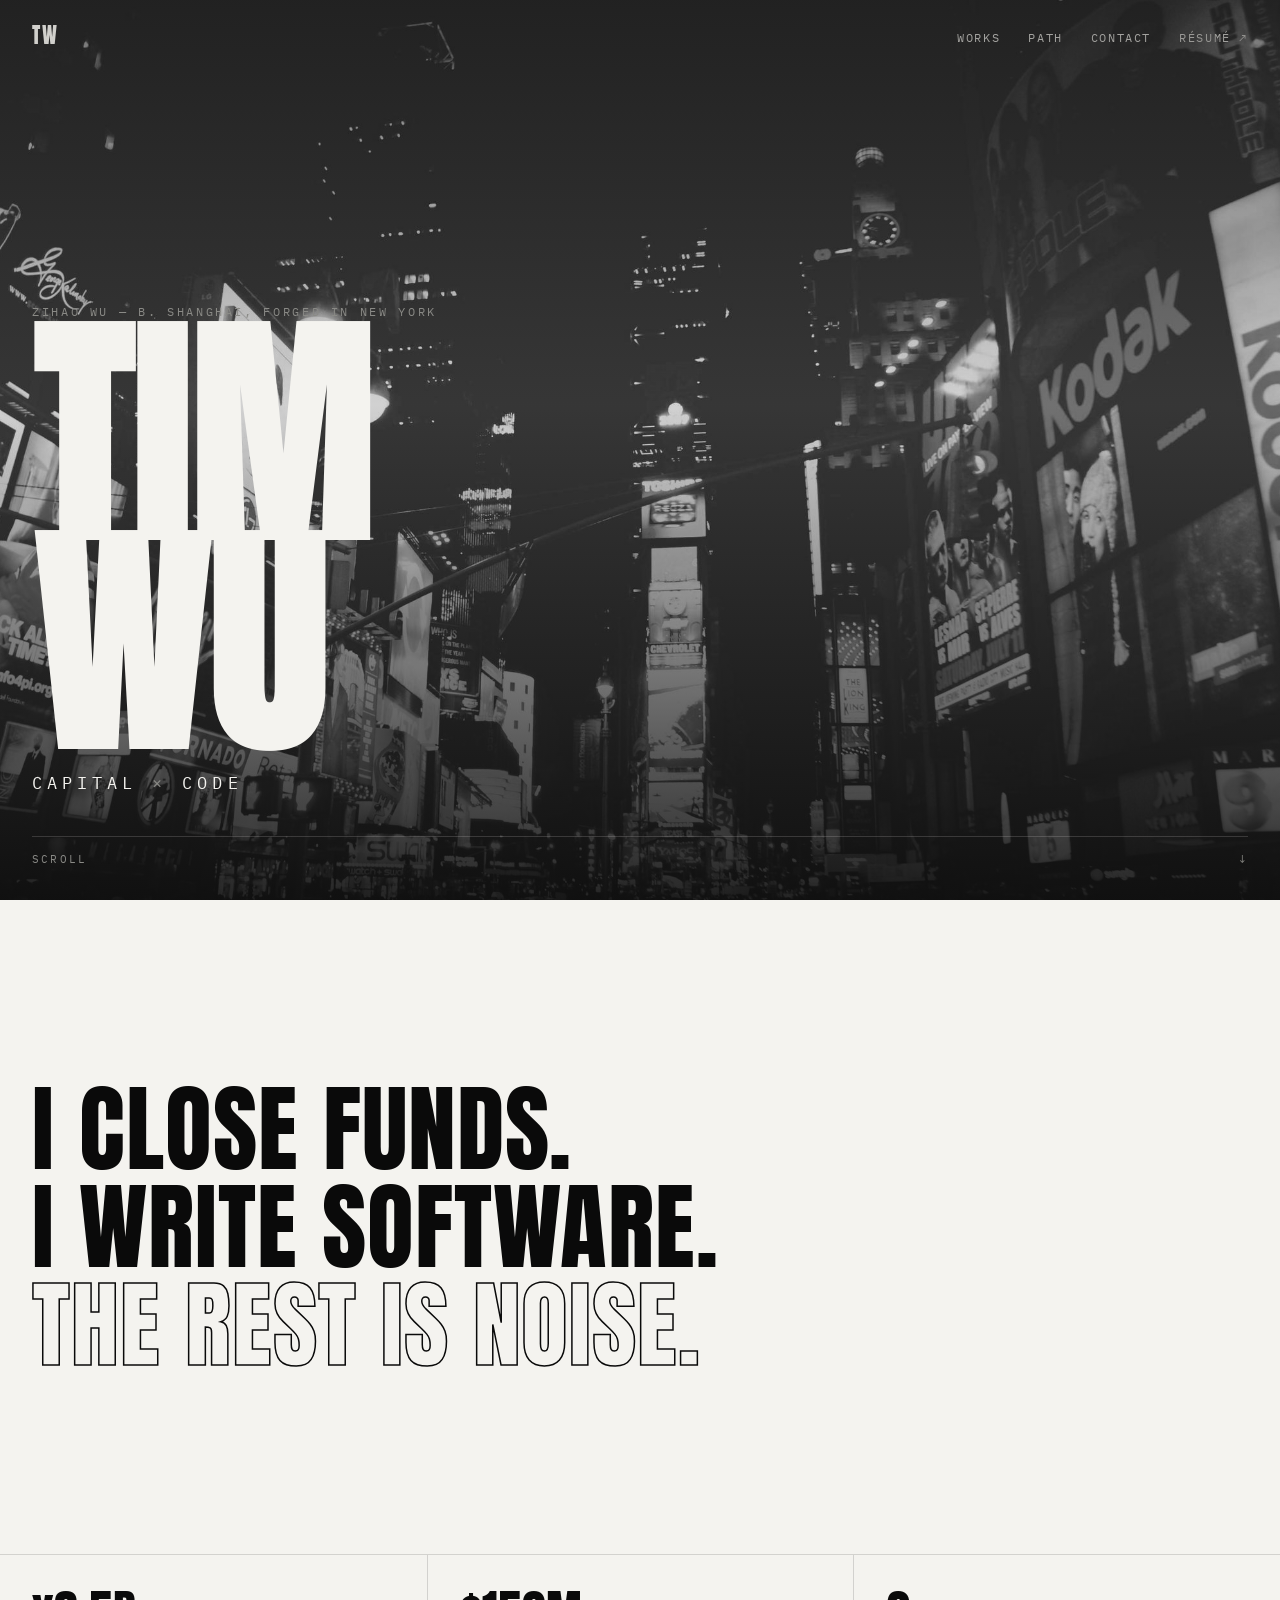
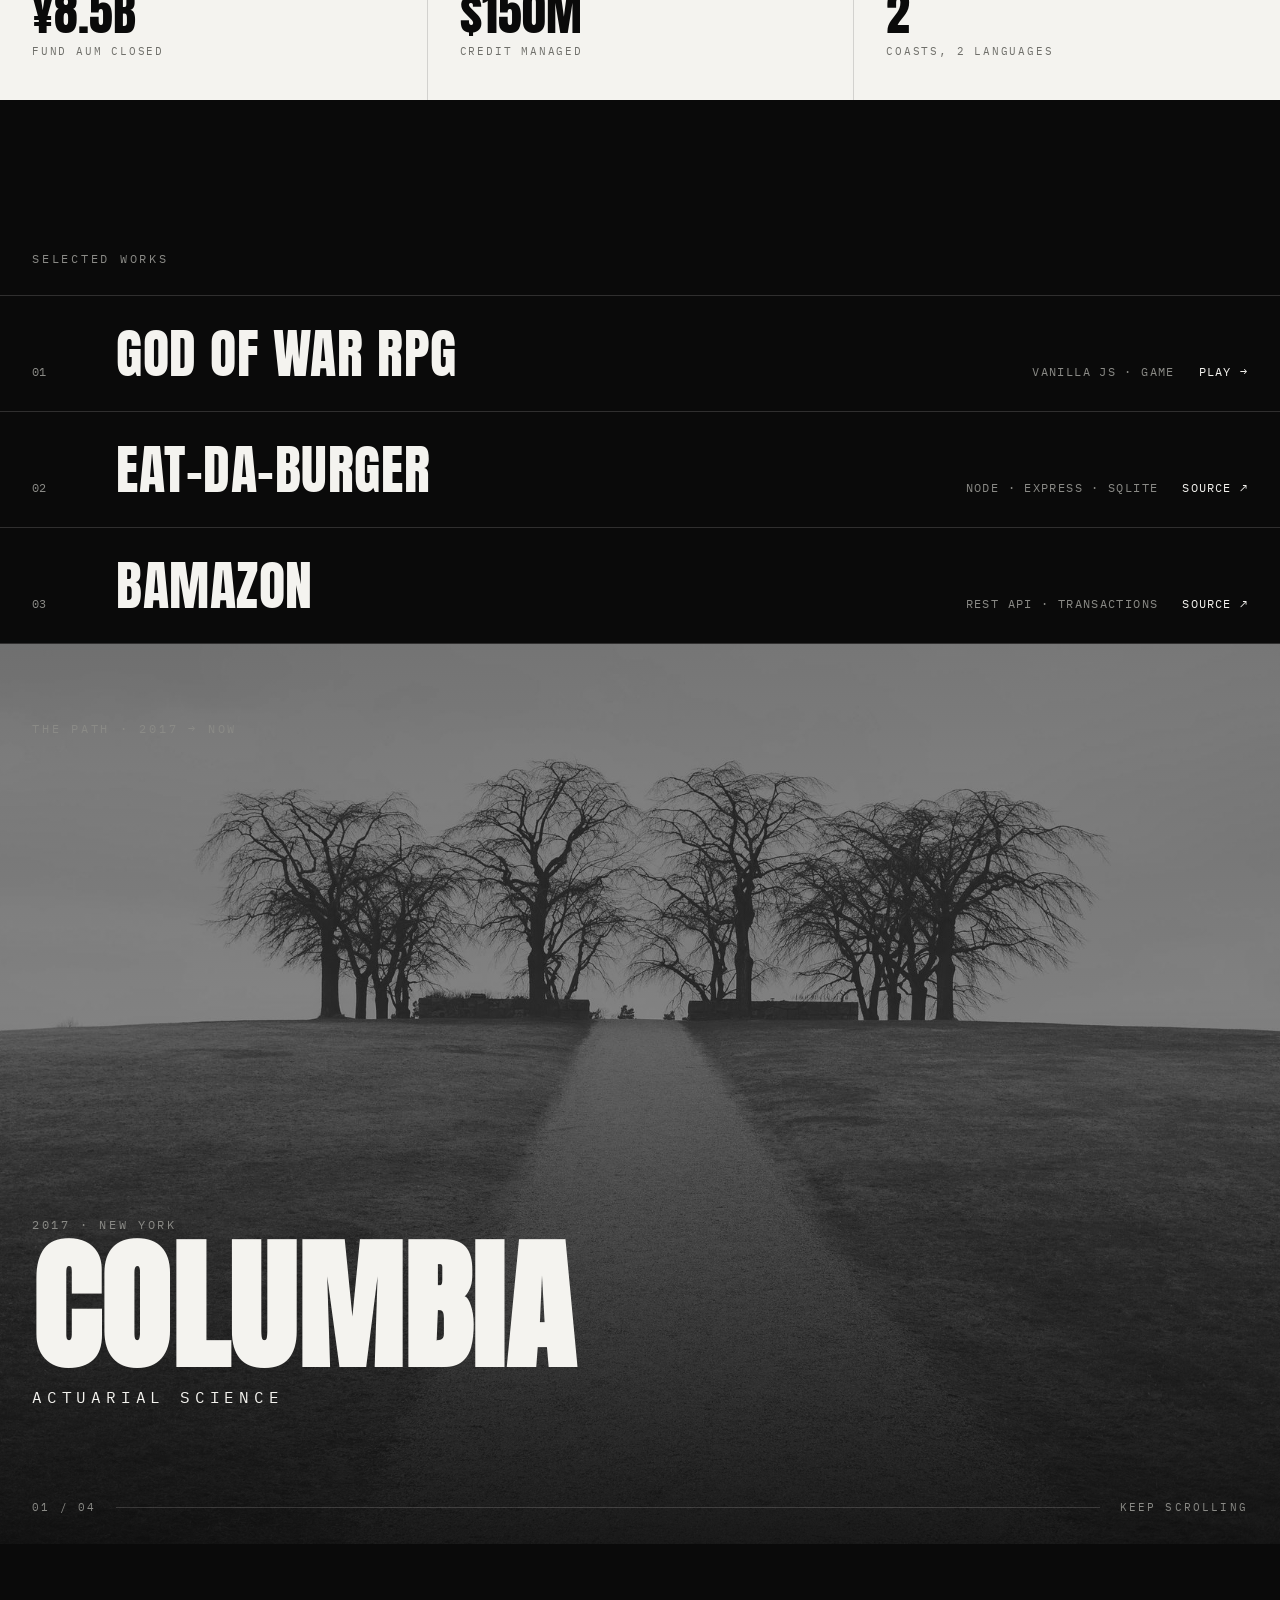
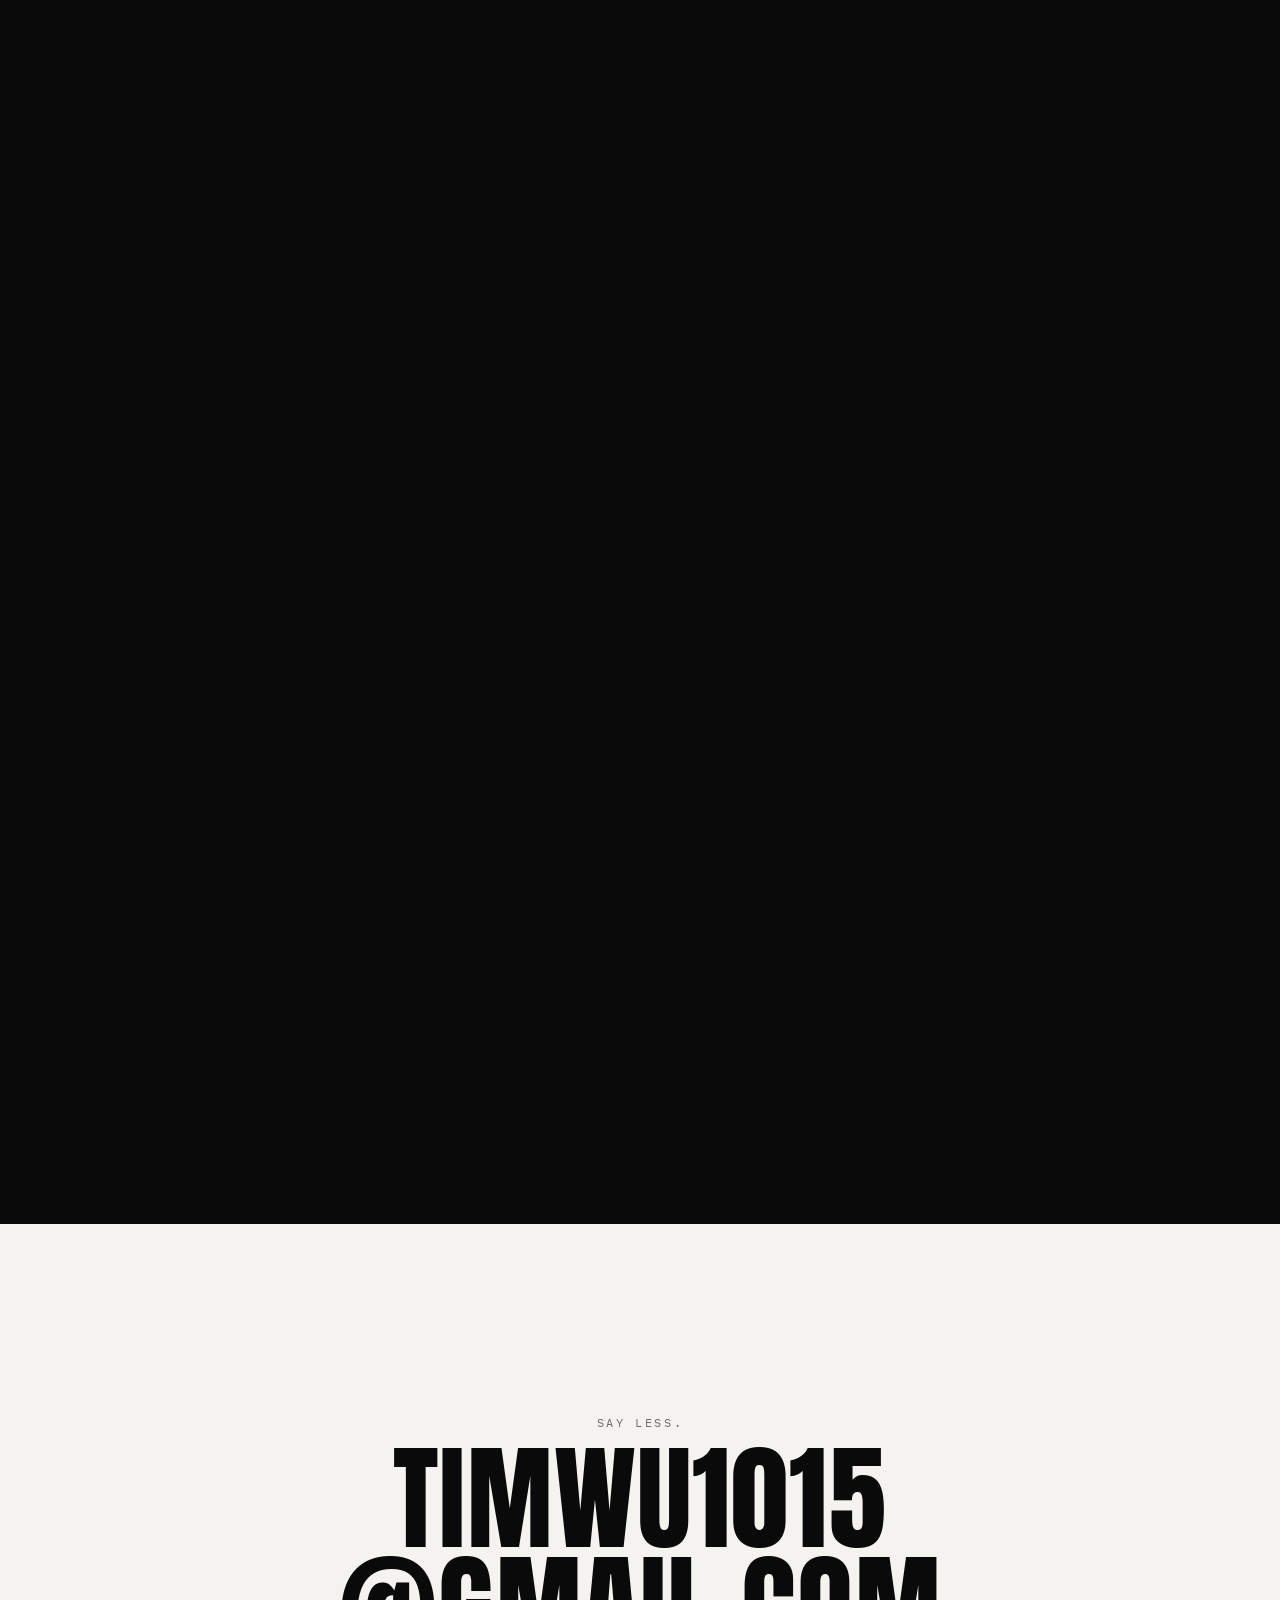
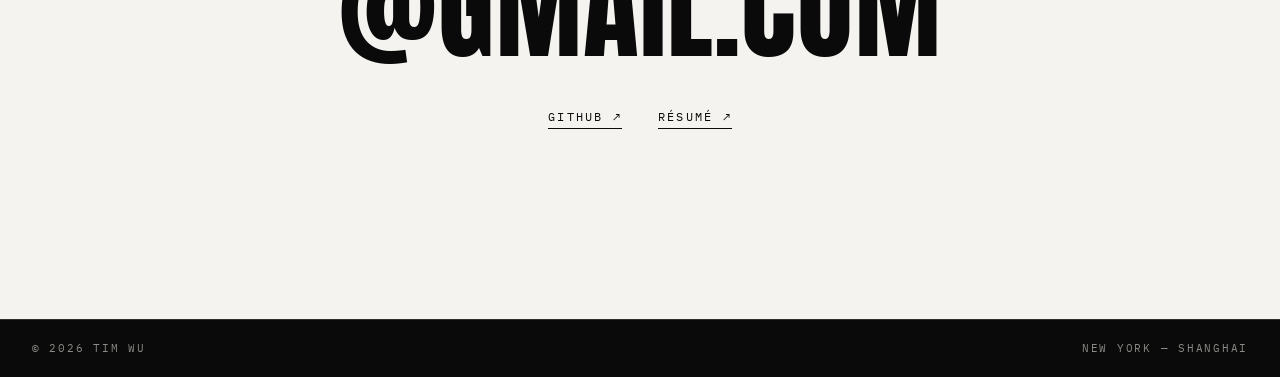
<file: index.html>
<!DOCTYPE html>
<html lang="en">
<head>
  <meta charset="UTF-8">
  <meta name="viewport" content="width=device-width, initial-scale=1.0">
  <title>TIM WU</title>
  <meta name="description" content="Zihao (Tim) Wu — capital operations, private credit, code. New York → Shanghai.">
  <link rel="preconnect" href="https://fonts.googleapis.com">
  <link rel="preconnect" href="https://fonts.gstatic.com" crossorigin>
  <link href="https://fonts.googleapis.com/css2?family=Anton&family=IBM+Plex+Mono:wght@400;500&family=Inter:wght@400;500&display=swap" rel="stylesheet">
  <link rel="stylesheet" href="assets/css/style.css">
</head>
<body>

  <nav class="nav">
    <a class="brand" href="#top">TW</a>
    <ul class="nav-links">
      <li><a href="#works">Works</a></li>
      <li><a href="#path">Path</a></li>
      <li><a href="#contact">Contact</a></li>
      <li><a href="assets/resume/Resume_Tim Wu.pdf" target="_blank" rel="noopener">Résumé&nbsp;↗</a></li>
    </ul>
  </nav>

  <header class="hero" id="top">
    <div class="hero-text">
      <p class="kicker">Zihao Wu — b. Shanghai, forged in New York</p>
      <h1>TIM<br>WU</h1>
      <p class="tagline">Capital <em>×</em> Code</p>
    </div>
    <div class="hero-foot">
      <span>Scroll</span>
      <span>↓</span>
    </div>
  </header>

  <main>

    <section class="manifesto">
      <p class="line">I close funds.</p>
      <p class="line">I write software.</p>
      <p class="line dim">The rest is noise.</p>
    </section>

    <section class="strip">
      <div><span class="num">¥8.5B</span><span class="lbl">fund AUM closed</span></div>
      <div><span class="num">$150M</span><span class="lbl">credit managed</span></div>
      <div><span class="num">2</span><span class="lbl">coasts, 2 languages</span></div>
    </section>

    <section id="works" class="works">
      <h2 class="section-title">Selected Works</h2>
      <ul class="work-list">
        <li>
          <a href="projects/god-of-war-rpg/index.html" data-img="projects/god-of-war-rpg/assets/wallpaper.jpg">
            <span class="idx">01</span>
            <span class="name">God of War RPG</span>
            <span class="meta">Vanilla JS · Game</span>
            <span class="arrow">Play&nbsp;→</span>
          </a>
        </li>
        <li>
          <a href="https://github.com/timwu1015/eat-da-burger" target="_blank" rel="noopener" data-img="assets/img/eat-da-burger.png">
            <span class="idx">02</span>
            <span class="name">Eat-Da-Burger</span>
            <span class="meta">Node · Express · SQLite</span>
            <span class="arrow">Source&nbsp;↗</span>
          </a>
        </li>
        <li>
          <a href="https://github.com/timwu1015/bamazon-storefront" target="_blank" rel="noopener" data-img="assets/img/bamazon-storefront.png">
            <span class="idx">03</span>
            <span class="name">bAmazon</span>
            <span class="meta">REST API · Transactions</span>
            <span class="arrow">Source&nbsp;↗</span>
          </a>
        </li>
      </ul>
      <div class="work-preview" id="work-preview" aria-hidden="true"><img alt=""></div>
    </section>

    <section id="path" class="path">
      <div class="path-sticky">
        <h2 class="section-title">The Path · 2017 → Now</h2>

        <div class="path-chapters">
          <article class="chapter active">
            <div class="chapter-bg" style="background-image:url('assets/img/path-columbia.jpg')"></div>
            <div class="chapter-text">
              <p class="ch-when">2017 · New York</p>
              <h3>Columbia</h3>
              <p class="ch-role">Actuarial Science</p>
            </div>
          </article>
          <article class="chapter">
            <div class="chapter-bg" style="background-image:url('assets/img/path-brightwire.jpg')"></div>
            <div class="chapter-text">
              <p class="ch-when">2017 — 18 · New York</p>
              <h3>Brightwire</h3>
              <p class="ch-role">Research Analyst</p>
            </div>
          </article>
          <article class="chapter">
            <div class="chapter-bg" style="background-image:url('assets/img/path-metropolitan.jpg')"></div>
            <div class="chapter-text">
              <p class="ch-when">2018 — 20 · New York</p>
              <h3>Metropolitan</h3>
              <p class="ch-role">Private Credit</p>
            </div>
          </article>
          <article class="chapter">
            <div class="chapter-bg" style="background-image:url('assets/img/tower.jpg')"></div>
            <div class="chapter-text">
              <p class="ch-when">2020 — · Shanghai</p>
              <h3>GLP</h3>
              <p class="ch-role">Capital Operation</p>
            </div>
          </article>
        </div>

        <div class="path-hud">
          <span class="path-count" id="path-count">01 / 04</span>
          <div class="path-rail"><div class="path-rail-fill" id="path-rail-fill"></div></div>
          <span class="path-hint">Keep scrolling</span>
        </div>
      </div>
    </section>

    <section id="contact" class="contact">
      <p class="kicker">Say less.</p>
      <a class="email" href="mailto:timwu1015@gmail.com">timwu1015<br>@gmail.com</a>
      <div class="contact-links">
        <a href="https://github.com/timwu1015" target="_blank" rel="noopener">GitHub&nbsp;↗</a>
        <a href="assets/resume/Resume_Tim Wu.pdf" target="_blank" rel="noopener">Résumé&nbsp;↗</a>
      </div>
    </section>

  </main>

  <footer class="footer">
    <span>© <span id="year"></span> Tim Wu</span>
    <span>New York — Shanghai</span>
  </footer>

  <script src="assets/js/main.js"></script>
</body>
</html>
</file>
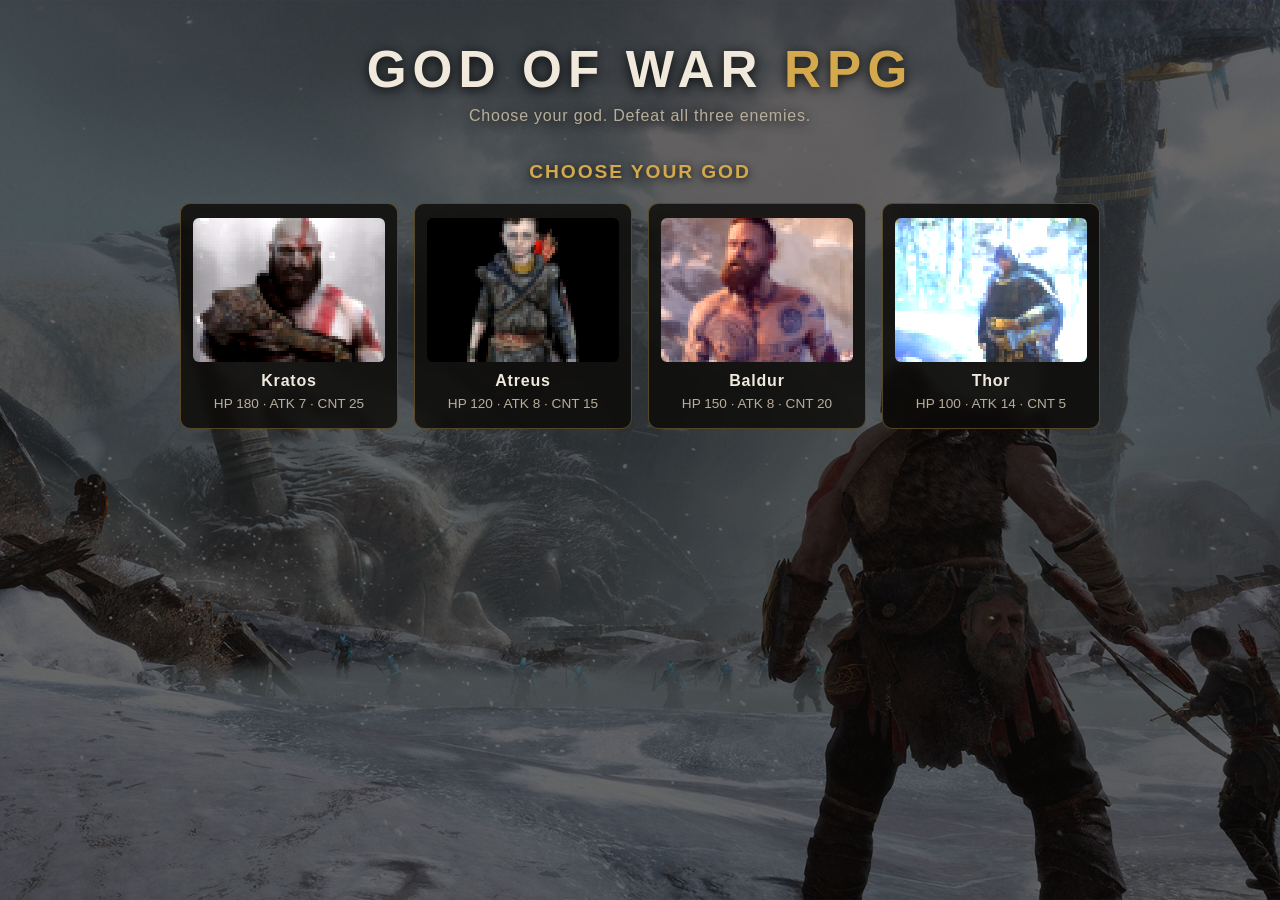
<file: projects/god-of-war-rpg/index.html>
<!DOCTYPE html>
<html lang="en">
<head>
  <meta charset="UTF-8">
  <meta name="viewport" content="width=device-width, initial-scale=1.0">
  <title>God of War RPG — Tim Wu</title>
  <meta name="description" content="A turn-based battle game built with vanilla JavaScript. Modernized from a 2018 jQuery bootcamp project.">
  <link rel="stylesheet" href="style.css">
</head>
<body>
  <main class="arena">
    <header class="game-header">
      <h1>God of War <span>RPG</span></h1>
      <p class="tagline">Choose your god. Defeat all three enemies.</p>
    </header>

    <!-- Roster: pick your god, then pick enemies -->
    <section id="roster-section">
      <h2 id="roster-prompt">Choose your god</h2>
      <div id="roster" class="card-row"></div>
    </section>

    <!-- Battle arena: KOF-style stage -->
    <section id="battle-section" class="hidden">
      <div class="hud">
        <div class="hud-side">
          <div class="hud-name" id="player-name"></div>
          <div class="hp-bar kof">
            <div class="hp-ghost" id="player-ghost"></div>
            <div class="hp-fill player" id="player-hp"></div>
            <span class="hp-num" id="player-hp-text"></span>
          </div>
        </div>
        <div class="hud-center" id="round-label">ROUND 1</div>
        <div class="hud-side">
          <div class="hud-name right" id="enemy-name"></div>
          <div class="hp-bar kof flip">
            <div class="hp-ghost" id="enemy-ghost"></div>
            <div class="hp-fill enemy" id="enemy-hp"></div>
            <span class="hp-num" id="enemy-hp-text"></span>
          </div>
        </div>
      </div>

      <div class="stage" id="stage">
        <div class="fighter-sprite player-side" id="player-sprite"><img id="player-img" alt=""></div>
        <div class="fighter-sprite enemy-side" id="enemy-sprite"><img id="enemy-img" alt=""></div>
        <div class="announce hidden" id="announce"></div>
      </div>

      <div class="controls">
        <button id="attack-btn" class="btn">⚔ Attack</button>
        <button id="restart-btn" class="btn btn-ghost hidden">↺ Play again</button>
      </div>

      <div id="log" class="log" aria-live="polite"></div>
    </section>
  </main>

  <script src="game.js"></script>
</body>
</html>
</file>
<file: assets/css/style.css>
/* TIM WU — black & white */

:root {
  --black: #0a0a0a;
  --white: #f4f3ef;
  --grey: #8a8a86;
  --line-dark: rgba(244, 243, 239, 0.16);
  --line-light: rgba(10, 10, 10, 0.14);
  --display: "Anton", "Arial Narrow", "Helvetica Neue", sans-serif;
  --mono: "IBM Plex Mono", ui-monospace, "SF Mono", Menlo, monospace;
  --body: "Inter", "Helvetica Neue", Helvetica, Arial, sans-serif;
}

* { box-sizing: border-box; margin: 0; padding: 0; }

html { scroll-behavior: smooth; }

body {
  font-family: var(--body);
  background: var(--black);
  color: var(--white);
  line-height: 1.5;
  -webkit-font-smoothing: antialiased;
}

img { filter: grayscale(1) contrast(1.05); }

a { color: inherit; }

::selection { background: var(--white); color: var(--black); }

/* ---- Nav ---- */

.nav {
  position: fixed;
  top: 0;
  left: 0;
  right: 0;
  z-index: 20;
  display: flex;
  justify-content: space-between;
  align-items: center;
  padding: 20px 32px;
  mix-blend-mode: difference;
}

.brand {
  font-family: var(--display);
  font-size: 1.3rem;
  letter-spacing: 0.08em;
  text-decoration: none;
}

.nav-links {
  display: flex;
  gap: 28px;
  list-style: none;
}

.nav-links a {
  font-family: var(--mono);
  font-size: 0.72rem;
  letter-spacing: 0.14em;
  text-transform: uppercase;
  text-decoration: none;
  opacity: 0.75;
  transition: opacity 0.15s;
}

.nav-links a:hover { opacity: 1; }

/* ---- Hero ---- */

.hero {
  position: relative;
  min-height: 100vh;
  min-height: 100svh;
  display: flex;
  flex-direction: column;
  justify-content: flex-end;
  padding: 0 32px 32px;
  background:
    linear-gradient(to bottom, rgba(10,10,10,0.55) 0%, rgba(10,10,10,0.15) 45%, rgba(10,10,10,0.88) 100%),
    url("../img/hero-nyc.jpg") center 35% / cover no-repeat;
}

.kicker {
  font-family: var(--mono);
  font-size: 0.75rem;
  letter-spacing: 0.22em;
  text-transform: uppercase;
  color: var(--grey);
  margin-bottom: 12px;
}

.hero h1 {
  font-family: var(--display);
  font-size: clamp(5rem, 19vw, 17rem);
  line-height: 0.86;
  letter-spacing: 0.01em;
  text-transform: uppercase;
}

.tagline {
  font-family: var(--mono);
  font-size: clamp(0.85rem, 1.6vw, 1.05rem);
  letter-spacing: 0.3em;
  text-transform: uppercase;
  margin-top: 20px;
}

.tagline em { font-style: normal; color: var(--grey); }

.hero-foot {
  display: flex;
  justify-content: space-between;
  border-top: 1px solid var(--line-dark);
  margin-top: 40px;
  padding-top: 14px;
  font-family: var(--mono);
  font-size: 0.7rem;
  letter-spacing: 0.2em;
  text-transform: uppercase;
  color: var(--grey);
}

/* ---- Manifesto ---- */

.manifesto {
  padding: clamp(90px, 16vw, 180px) 32px;
  background: var(--white);
  color: var(--black);
}

.line {
  font-family: var(--display);
  font-size: clamp(2.4rem, 7.5vw, 6.5rem);
  line-height: 1.02;
  text-transform: uppercase;
  letter-spacing: 0.01em;
}

.line.dim { color: transparent; -webkit-text-stroke: 1.5px var(--black); }

/* ---- Strip ---- */

.strip {
  display: grid;
  grid-template-columns: repeat(3, 1fr);
  border-top: 1px solid var(--line-light);
  background: var(--white);
  color: var(--black);
}

.strip > div {
  display: flex;
  flex-direction: column;
  gap: 6px;
  padding: 34px 32px 40px;
  border-left: 1px solid var(--line-light);
}

.strip > div:first-child { border-left: none; }

.num {
  font-family: var(--display);
  font-size: clamp(1.8rem, 4vw, 3rem);
  line-height: 1;
}

.lbl {
  font-family: var(--mono);
  font-size: 0.7rem;
  letter-spacing: 0.16em;
  text-transform: uppercase;
  color: #6f6f6a;
}

/* ---- Works ---- */

.section-title {
  font-family: var(--mono);
  font-weight: 400;
  font-size: 0.72rem;
  letter-spacing: 0.24em;
  text-transform: uppercase;
  color: var(--grey);
  padding: 0 32px;
  margin-bottom: 28px;
}

.works { padding: clamp(80px, 12vw, 150px) 0 0; position: relative; }

.work-list { list-style: none; border-top: 1px solid var(--line-dark); }

.work-list a {
  display: grid;
  grid-template-columns: 60px 1fr auto auto;
  align-items: baseline;
  gap: 24px;
  padding: 30px 32px;
  text-decoration: none;
  border-bottom: 1px solid var(--line-dark);
  transition: background 0.2s, color 0.2s, padding-left 0.2s;
}

.work-list a:hover {
  background: var(--white);
  color: var(--black);
  padding-left: 48px;
}

.idx {
  font-family: var(--mono);
  font-size: 0.75rem;
  color: var(--grey);
}

.work-list a:hover .idx { color: #6f6f6a; }

.name {
  font-family: var(--display);
  font-size: clamp(1.7rem, 4.5vw, 3.4rem);
  line-height: 1;
  text-transform: uppercase;
  letter-spacing: 0.01em;
}

.meta {
  font-family: var(--mono);
  font-size: 0.72rem;
  letter-spacing: 0.12em;
  text-transform: uppercase;
  color: var(--grey);
  white-space: nowrap;
}

.arrow {
  font-family: var(--mono);
  font-size: 0.75rem;
  letter-spacing: 0.1em;
  text-transform: uppercase;
  white-space: nowrap;
}

/* Floating preview that follows the cursor (desktop only) */
.work-preview {
  position: fixed;
  top: 0;
  left: 0;
  z-index: 15;
  width: 340px;
  pointer-events: none;
  opacity: 0;
  transform: translate(-50%, -50%) scale(0.92);
  transition: opacity 0.18s ease, transform 0.18s ease;
}

.work-preview.on { opacity: 1; transform: translate(-50%, -50%) scale(1); }

.work-preview img {
  display: block;
  width: 100%;
  border: 1px solid var(--line-dark);
}

/* ---- Path: scroll-driven chapters ---- */

.path { height: 420vh; position: relative; }

.path-sticky {
  position: sticky;
  top: 0;
  height: 100vh;
  height: 100svh;
  overflow: hidden;
  background: var(--black);
}

.path .section-title {
  position: absolute;
  top: 76px;
  left: 0;
  z-index: 5;
  margin: 0;
}

.path-chapters { position: absolute; inset: 0; }

.chapter {
  position: absolute;
  inset: 0;
  display: flex;
  align-items: flex-end;
  padding: 0 32px 15vh;
  opacity: 0;
  visibility: hidden;
  transition: opacity 0.55s ease, visibility 0.55s;
}

.chapter.active { opacity: 1; visibility: visible; }

.chapter-bg {
  position: absolute;
  inset: 0;
  background: center / cover no-repeat;
  filter: grayscale(1) contrast(1.05);
  transform: scale(1.06);
  transition: transform 1.4s ease;
}

.chapter.active .chapter-bg { transform: scale(1); }

.chapter::after {
  content: "";
  position: absolute;
  inset: 0;
  background: linear-gradient(to bottom, rgba(10,10,10,0.55) 0%, rgba(10,10,10,0.45) 45%, rgba(10,10,10,0.9) 100%);
}

.chapter-text {
  position: relative;
  z-index: 2;
  transform: translateY(28px);
  transition: transform 0.6s ease 0.12s;
}

.chapter.active .chapter-text { transform: translateY(0); }

.ch-when {
  font-family: var(--mono);
  font-size: 0.75rem;
  letter-spacing: 0.22em;
  text-transform: uppercase;
  color: var(--grey);
  margin-bottom: 10px;
}

.chapter h3 {
  font-family: var(--display);
  font-size: clamp(3.2rem, 11vw, 9.5rem);
  line-height: 0.9;
  text-transform: uppercase;
  letter-spacing: 0.01em;
}

.ch-role {
  font-family: var(--mono);
  font-size: clamp(0.8rem, 1.5vw, 1rem);
  letter-spacing: 0.3em;
  text-transform: uppercase;
  margin-top: 14px;
}

/* Progress HUD */
.path-hud {
  position: absolute;
  left: 32px;
  right: 32px;
  bottom: 28px;
  z-index: 5;
  display: grid;
  grid-template-columns: auto 1fr auto;
  align-items: center;
  gap: 20px;
}

.path-count, .path-hint {
  font-family: var(--mono);
  font-size: 0.68rem;
  letter-spacing: 0.2em;
  text-transform: uppercase;
  color: var(--grey);
  white-space: nowrap;
}

.path-rail {
  height: 1px;
  background: var(--line-dark);
  overflow: hidden;
}

.path-rail-fill {
  height: 100%;
  background: var(--white);
  transform: scaleX(0);
  transform-origin: left;
}

/* ---- Contact ---- */

.contact {
  padding: clamp(100px, 16vw, 190px) 32px;
  text-align: center;
  background: var(--white);
  color: var(--black);
}

.contact .kicker { color: #6f6f6a; }

.email {
  display: inline-block;
  font-family: var(--display);
  font-size: clamp(2.6rem, 9vw, 7.5rem);
  line-height: 0.95;
  text-transform: uppercase;
  text-decoration: none;
  letter-spacing: 0.01em;
  transition: opacity 0.15s;
}

.email:hover { opacity: 0.55; }

.contact-links {
  display: flex;
  justify-content: center;
  gap: 36px;
  margin-top: 44px;
}

.contact-links a {
  font-family: var(--mono);
  font-size: 0.78rem;
  letter-spacing: 0.18em;
  text-transform: uppercase;
  text-decoration: none;
  border-bottom: 1px solid var(--black);
  padding-bottom: 3px;
}

.contact-links a:hover { opacity: 0.5; }

/* ---- Footer ---- */

.footer {
  display: flex;
  justify-content: space-between;
  padding: 20px 32px;
  font-family: var(--mono);
  font-size: 0.68rem;
  letter-spacing: 0.16em;
  text-transform: uppercase;
  color: var(--grey);
  border-top: 1px solid var(--line-dark);
}

/* ---- Responsive ---- */

@media (max-width: 760px) {
  .nav { padding: 16px 20px; }
  .nav-links { gap: 14px; }
  .nav-links a { font-size: 0.62rem; letter-spacing: 0.1em; }

  .hero { padding: 0 20px 24px; }

  .manifesto { padding-left: 20px; padding-right: 20px; }

  .strip { grid-template-columns: 1fr; }
  .strip > div { border-left: none; border-top: 1px solid var(--line-light); padding: 24px 20px 28px; }
  .strip > div:first-child { border-top: none; }

  .section-title { padding: 0 20px; }

  .work-list a {
    grid-template-columns: 34px 1fr auto;
    gap: 14px;
    padding: 22px 20px;
  }
  .work-list a:hover { padding-left: 20px; }
  .meta { display: none; }

  .work-preview { display: none; }

  .path .section-title { top: 64px; }
  .chapter { padding: 0 20px 17vh; }
  .path-hud { left: 20px; right: 20px; bottom: 20px; gap: 12px; }
  .path-hint { display: none; }

  .contact { padding-left: 20px; padding-right: 20px; }

  .footer { padding: 16px 20px; flex-direction: column; gap: 6px; }
}
</file>
<file: projects/god-of-war-rpg/style.css>
/* God of War RPG — modernized 2026, no jQuery */

:root {
  --gold: #d4a94e;
  --gold-dim: #a37f33;
  --blood: #c0392b;
  --ink: #f0e9dc;
  --ink-dim: #b8ae9c;
  --panel: rgba(12, 10, 8, 0.82);
}

* { box-sizing: border-box; margin: 0; padding: 0; }

body {
  min-height: 100vh;
  font-family: "Avenir Next", "Segoe UI", "Helvetica Neue", Helvetica, Arial, sans-serif;
  color: var(--ink);
  background:
    linear-gradient(rgba(12, 10, 8, 0.62), rgba(12, 10, 8, 0.62)),
    #0c0a08 url("assets/wallpaper.jpg") center / cover fixed no-repeat;
}

.arena {
  max-width: 960px;
  margin: 0 auto;
  padding: 40px 20px 80px;
}

.game-header {
  text-align: center;
  margin-bottom: 36px;
  text-shadow: 0 2px 12px rgba(0, 0, 0, 0.9);
}

.game-header h1 {
  font-size: clamp(2rem, 5vw, 3.2rem);
  letter-spacing: 0.12em;
  text-transform: uppercase;
}

.game-header h1 span { color: var(--gold); }

.tagline {
  color: var(--ink-dim);
  margin-top: 8px;
  letter-spacing: 0.05em;
}

h2 {
  text-align: center;
  font-size: 1.2rem;
  letter-spacing: 0.1em;
  text-transform: uppercase;
  color: var(--gold);
  margin-bottom: 20px;
  text-shadow: 0 2px 8px rgba(0, 0, 0, 0.9);
}

/* ---- Character cards ---- */

.card-row {
  display: grid;
  grid-template-columns: repeat(auto-fit, minmax(160px, 1fr));
  gap: 16px;
}

.card {
  background: var(--panel);
  border: 1px solid rgba(212, 169, 78, 0.35);
  border-radius: 10px;
  padding: 14px 12px;
  text-align: center;
  cursor: pointer;
  transition: transform 0.15s ease, border-color 0.15s ease, box-shadow 0.15s ease;
  backdrop-filter: blur(4px);
}

.card:hover:not(.defeated) {
  transform: translateY(-4px);
  border-color: var(--gold);
  box-shadow: 0 8px 24px rgba(212, 169, 78, 0.25);
}

.card img {
  width: 100%;
  aspect-ratio: 4 / 3;
  object-fit: cover;
  border-radius: 6px;
  display: block;
}

.card .name {
  font-weight: 700;
  margin: 10px 0 4px;
  letter-spacing: 0.05em;
}

.card .stats {
  font-size: 0.85rem;
  color: var(--ink-dim);
  line-height: 1.5;
}

.card.defeated {
  opacity: 0.3;
  cursor: not-allowed;
  filter: grayscale(1);
}

/* ---- Battle: KOF-style stage ---- */

.hidden { display: none !important; }

#battle-section { margin-top: 32px; }

/* HUD: name + HP bar on each side, round label in the middle */
.hud {
  display: grid;
  grid-template-columns: 1fr auto 1fr;
  gap: 16px;
  align-items: end;
  margin-bottom: 14px;
}

.hud-name {
  font-weight: 800;
  letter-spacing: 0.14em;
  text-transform: uppercase;
  font-size: 1rem;
  color: var(--ink);
  text-shadow: 0 2px 6px rgba(0, 0, 0, 0.9);
  margin-bottom: 6px;
}

.hud-name.right { text-align: right; }

.hud-center {
  font-weight: 800;
  letter-spacing: 0.1em;
  color: var(--gold);
  font-size: 1rem;
  text-shadow: 0 2px 8px rgba(0, 0, 0, 0.9);
  padding-bottom: 4px;
  white-space: nowrap;
}

.hp-bar.kof {
  position: relative;
  height: 20px;
  background: rgba(0, 0, 0, 0.65);
  border: 2px solid rgba(212, 169, 78, 0.7);
  border-radius: 4px;
  overflow: hidden;
  box-shadow: 0 3px 10px rgba(0, 0, 0, 0.6);
}

.hp-bar.kof.flip { transform: scaleX(-1); }
.hp-bar.kof.flip .hp-num { transform: scaleX(-1); }

.hp-ghost,
.hp-fill {
  position: absolute;
  inset: 0;
  width: 100%;
}

.hp-ghost {
  background: #f5f0e1; /* white damage trail that drains slower */
  transition: width 0.9s ease 0.35s;
}

.hp-fill { transition: width 0.18s ease-out; }
.hp-fill.player { background: linear-gradient(180deg, #7ddb6f, #2f8f3e); }
.hp-fill.enemy  { background: linear-gradient(180deg, #ff8d7a, #c0392b); }
.hp-fill.low    { background: linear-gradient(180deg, #ffd23e, #b9770e) !important; }

.hp-num {
  position: absolute;
  inset: 0;
  display: flex;
  align-items: center;
  justify-content: center;
  font-size: 0.72rem;
  font-weight: 700;
  color: #fff;
  text-shadow: 0 1px 3px rgba(0, 0, 0, 0.9);
  letter-spacing: 0.05em;
}

/* Stage */
.stage {
  position: relative;
  height: 340px;
  border: 2px solid rgba(212, 169, 78, 0.4);
  border-radius: 12px;
  overflow: hidden;
  background:
    linear-gradient(rgba(12, 10, 8, 0.25), rgba(12, 10, 8, 0.25)),
    url("assets/wallpaper.jpg") center 30% / cover no-repeat;
  box-shadow: 0 10px 40px rgba(0, 0, 0, 0.5), inset 0 0 60px rgba(0, 0, 0, 0.35);
}

/* ground strip */
.stage::after {
  content: "";
  position: absolute;
  left: 0; right: 0; bottom: 0;
  height: 26%;
  background: linear-gradient(180deg, rgba(20, 16, 10, 0) 0%, rgba(20, 16, 10, 0.55) 55%, rgba(10, 8, 5, 0.9) 100%);
  pointer-events: none;
}

.stage.shaking { animation: stage-shake 0.3s ease; }

@keyframes stage-shake {
  0%, 100% { transform: translate(0, 0); }
  20% { transform: translate(-6px, 2px); }
  40% { transform: translate(5px, -2px); }
  60% { transform: translate(-4px, -1px); }
  80% { transform: translate(3px, 1px); }
}

/* Fighters standing on the ground, facing each other */
.fighter-sprite {
  position: absolute;
  bottom: 12%;
  width: 150px;
  z-index: 2;
  animation: idle-bob 1.6s ease-in-out infinite;
}

.fighter-sprite img {
  width: 100%;
  aspect-ratio: 3 / 4;
  object-fit: cover;
  border-radius: 8px 8px 4px 4px;
  border: 2px solid rgba(212, 169, 78, 0.55);
  box-shadow: 0 10px 24px rgba(0, 0, 0, 0.6);
  display: block;
}

.player-side { left: 7%; }
.enemy-side  { right: 7%; }
.enemy-side img { transform: scaleX(-1); } /* face left toward the player */

@keyframes idle-bob {
  0%, 100% { transform: translateY(0); }
  50%      { transform: translateY(-6px); }
}

.fighter-sprite.no-idle { animation: none; }

/* recoil flash on the struck fighter */
.fighter-sprite.struck img { animation: struck-flash 0.4s ease; }

@keyframes struck-flash {
  0%   { filter: none; }
  25%  { filter: brightness(2.4) sepia(1) hue-rotate(-50deg) saturate(4); }
  60%  { filter: brightness(1.7) sepia(1) hue-rotate(-50deg) saturate(3); }
  100% { filter: none; }
}

/* impact burst at the point of contact */
.impact {
  position: absolute;
  width: 90px;
  height: 90px;
  z-index: 4;
  pointer-events: none;
  background: radial-gradient(circle, #fff 0%, #ffe27a 35%, rgba(255, 140, 60, 0.9) 60%, transparent 72%);
  clip-path: polygon(50% 0%, 61% 35%, 98% 35%, 68% 57%, 79% 91%, 50% 70%, 21% 91%, 32% 57%, 2% 35%, 39% 35%);
  animation: impact-pop 0.35s ease-out forwards;
}

@keyframes impact-pop {
  0%   { transform: scale(0.3) rotate(0deg);   opacity: 1; }
  70%  { transform: scale(1.25) rotate(20deg); opacity: 1; }
  100% { transform: scale(1.5) rotate(35deg);  opacity: 0; }
}

/* floating damage number */
.dmg-float {
  position: absolute;
  top: -14%;
  left: 50%;
  transform: translateX(-50%);
  font-size: 1.9rem;
  font-weight: 800;
  color: #ff7066;
  text-shadow: 0 2px 6px rgba(0, 0, 0, 0.85);
  pointer-events: none;
  animation: dmg-rise 0.85s ease-out forwards;
  z-index: 5;
}

@keyframes dmg-rise {
  0%   { opacity: 0; transform: translate(-50%, 10px) scale(0.6); }
  20%  { opacity: 1; transform: translate(-50%, 0) scale(1.15); }
  100% { opacity: 0; transform: translate(-50%, -70px) scale(1); }
}

/* big arcade announcements: FIGHT! / K.O.! / VICTORY */
.announce {
  position: absolute;
  inset: 0;
  display: flex;
  align-items: center;
  justify-content: center;
  z-index: 6;
  pointer-events: none;
  font-size: clamp(2.6rem, 8vw, 4.5rem);
  font-weight: 900;
  font-style: italic;
  letter-spacing: 0.06em;
  color: #ffd23e;
  -webkit-text-stroke: 2px #7a1f14;
  text-shadow: 0 4px 0 #7a1f14, 0 8px 24px rgba(0, 0, 0, 0.8);
}

.announce.pop { animation: announce-pop 1.15s ease forwards; }

@keyframes announce-pop {
  0%   { transform: scale(2.4); opacity: 0; }
  18%  { transform: scale(1);   opacity: 1; }
  75%  { transform: scale(1);   opacity: 1; }
  100% { transform: scale(0.94); opacity: 0; }
}

/* KO body drop */
.fighter-sprite.ko { animation: none; }
.fighter-sprite.ko img {
  animation: ko-fall 0.7s cubic-bezier(0.5, 0, 0.9, 0.4) forwards;
}

@keyframes ko-fall {
  0%   { transform: rotate(0) translateY(0); opacity: 1; filter: none; }
  60%  { opacity: 1; }
  100% { transform: rotate(-88deg) translateY(24%); opacity: 0.35; filter: grayscale(1); }
}

.enemy-side.ko img {
  animation-name: ko-fall-flip; /* keep facing left while falling */
}

@keyframes ko-fall-flip {
  0%   { transform: scaleX(-1) rotate(0) translateY(0); opacity: 1; filter: none; }
  60%  { opacity: 1; }
  100% { transform: scaleX(-1) rotate(88deg) translateY(24%); opacity: 0.35; filter: grayscale(1); }
}

/* ---- Weapon projectiles & elemental FX ---- */

.fighter-sprite img,
.card img {
  image-rendering: pixelated; /* keep the arcade sprites crisp */
}

.projectile {
  position: absolute;
  z-index: 5;
  font-size: 44px;
  pointer-events: none;
  filter: drop-shadow(0 0 10px rgba(255, 255, 255, 0.55));
}

.projectile span {
  display: inline-block;
  animation: pj-spin 0.32s linear infinite;
}

@keyframes pj-spin {
  to { transform: rotate(360deg); }
}

.arrow {
  position: absolute;
  width: 46px;
  height: 4px;
  background: linear-gradient(90deg, #8a6a3b, #d8c07a);
  z-index: 5;
  pointer-events: none;
}

.arrow::after {
  content: "";
  position: absolute;
  right: -9px;
  top: -5px;
  border-left: 11px solid #e8e3d3;
  border-top: 7px solid transparent;
  border-bottom: 7px solid transparent;
}

.arrow.left::after {
  right: auto;
  left: -9px;
  border-left: none;
  border-right: 11px solid #e8e3d3;
}

.bolt {
  position: absolute;
  top: 0;
  width: 56px;
  height: 72%;
  background: linear-gradient(180deg, #ffffff, #ffe23e 55%, #ffb84a);
  clip-path: polygon(48% 0, 74% 0, 55% 32%, 80% 32%, 36% 100%, 47% 56%, 26% 56%);
  animation: bolt-flicker 0.3s steps(3) forwards;
  z-index: 6;
  pointer-events: none;
}

@keyframes bolt-flicker {
  0%   { opacity: 0; }
  25%  { opacity: 1; }
  45%  { opacity: 0.25; }
  65%  { opacity: 1; }
  100% { opacity: 0; }
}

.flash {
  position: absolute;
  inset: 0;
  background: rgba(255, 255, 235, 0.75);
  animation: flash-fade 0.3s forwards;
  z-index: 5;
  pointer-events: none;
}

@keyframes flash-fade {
  from { opacity: 1; }
  to   { opacity: 0; }
}

.particle {
  position: absolute;
  width: 8px;
  height: 8px;
  z-index: 5;
  pointer-events: none;
}

.controls {
  text-align: center;
  margin: 28px 0 20px;
}

.btn {
  font: inherit;
  font-weight: 700;
  letter-spacing: 0.08em;
  text-transform: uppercase;
  color: #1a1408;
  background: linear-gradient(180deg, var(--gold), var(--gold-dim));
  border: none;
  border-radius: 8px;
  padding: 12px 36px;
  cursor: pointer;
  transition: transform 0.12s ease, box-shadow 0.12s ease;
}

.btn:hover { transform: translateY(-2px); box-shadow: 0 6px 18px rgba(212, 169, 78, 0.4); }
.btn:active { transform: translateY(0); }
.btn:disabled { opacity: 0.4; cursor: not-allowed; transform: none; box-shadow: none; }

.btn-ghost {
  background: transparent;
  color: var(--gold);
  border: 1px solid var(--gold);
  margin-left: 12px;
}

.log {
  max-width: 560px;
  margin: 0 auto;
  background: var(--panel);
  border: 1px solid rgba(255, 255, 255, 0.1);
  border-radius: 10px;
  padding: 14px 18px;
  min-height: 96px;
  max-height: 180px;
  overflow-y: auto;
  font-size: 0.95rem;
  line-height: 1.7;
}

.log .hit { color: #9ecbff; }
.log .taken { color: #f1948a; }
.log .win { color: #7dcea0; font-weight: 700; }
.log .lose { color: #ec7063; font-weight: 700; }
.log .info { color: var(--ink-dim); }

@media (max-width: 640px) {
  .stage { height: 260px; }
  .fighter-sprite { width: 104px; }
  .hud { gap: 8px; }
  .hud-center { font-size: 0.8rem; }
}
</file>
